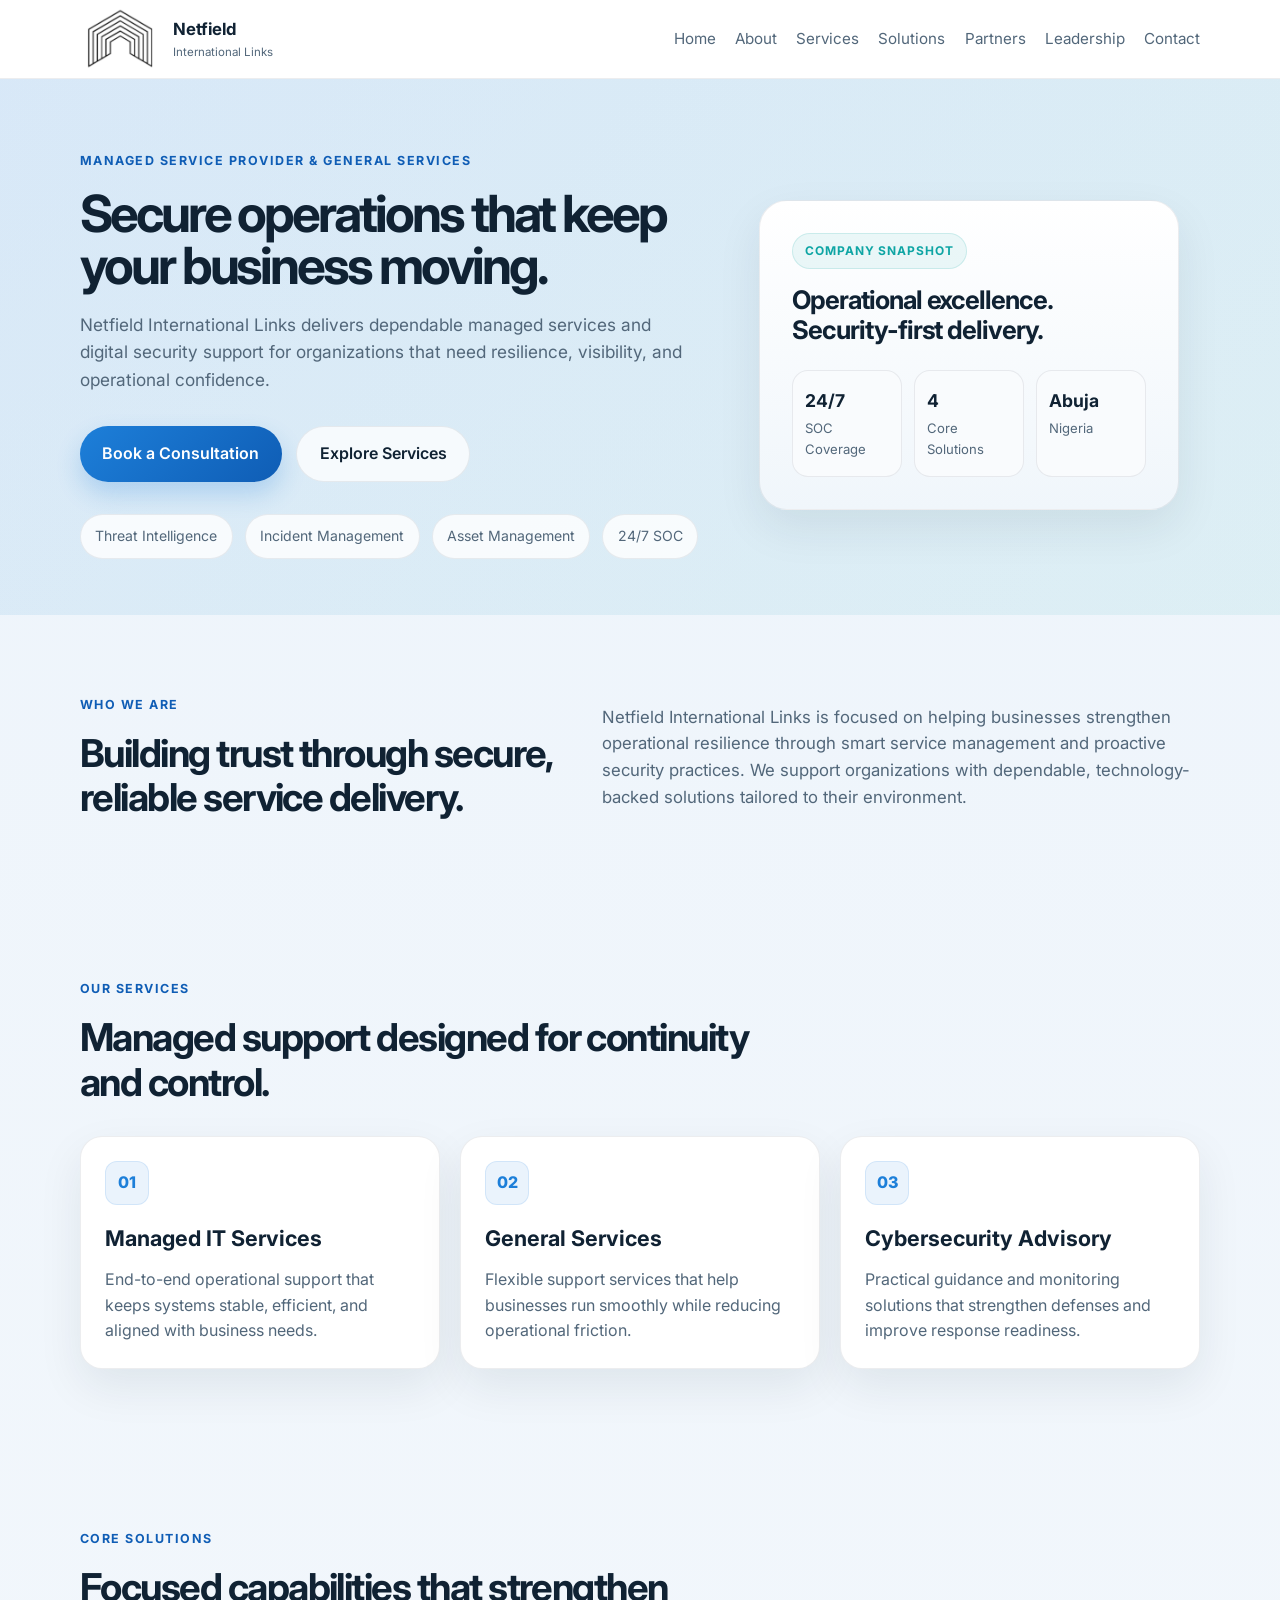
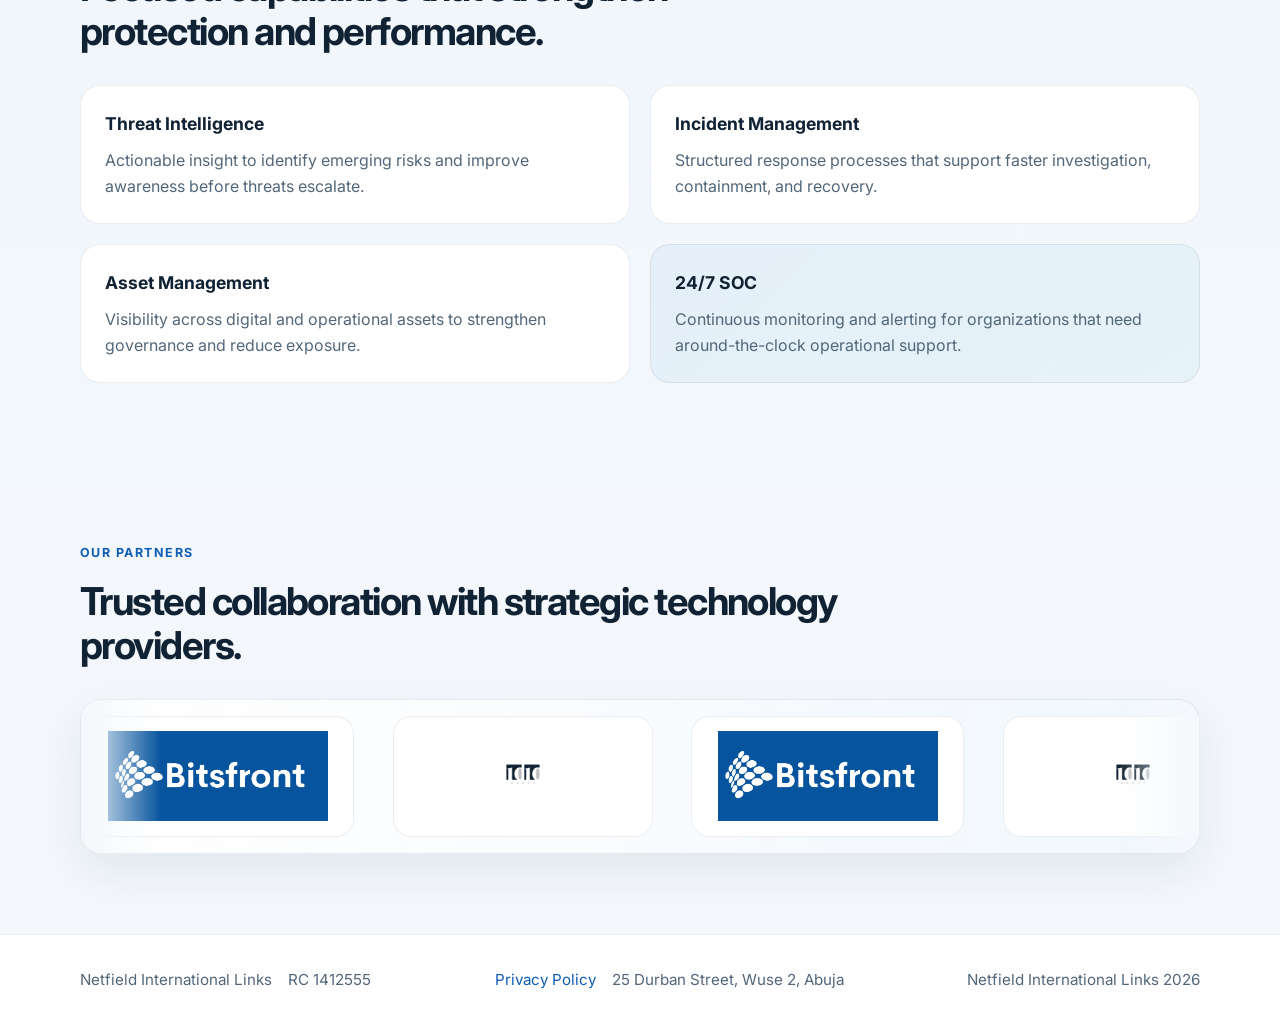
<file: index.html>
<!DOCTYPE html>
<html lang="en">
  <head>
    <meta charset="UTF-8" />
    <meta name="viewport" content="width=device-width, initial-scale=1.0" />
    <meta
      name="description"
      content="Netfield International Links provides managed service provider and general services, with leadership, cyber security support, and trusted partner collaboration in Abuja, Nigeria."
    />
    <title>Netfield International Links</title>
    <link rel="preconnect" href="https://fonts.googleapis.com" />
    <link rel="preconnect" href="https://fonts.gstatic.com" crossorigin />
    <link
      href="https://fonts.googleapis.com/css2?family=Inter:wght@400;500;600;700;800&display=swap"
      rel="stylesheet"
    />
    <link rel="stylesheet" href="styles.css" />
  </head>
  <body>
    <header class="site-header">
      <div class="container nav-wrap">
        <div class="brand">
          <img src="images/logo.png" alt="Netfield International Links logo" class="brand-mark" />
          <div>
            <span class="brand-name">Netfield</span>
            <small>International Links</small>
          </div>
        </div>
        <nav class="main-nav" aria-label="Main navigation">
          <a href="index.html">Home</a>
          <a href="#about">About</a>
          <a href="#services">Services</a>
          <a href="#solutions">Solutions</a>
          <a href="#partners">Partners</a>
          <a href="leadership.html">Leadership</a>
          <a href="contact.html">Contact</a>
        </nav>
      </div>
    </header>

    <main>
      <section class="hero">
        <div class="container hero-grid">
          <div class="hero-copy">
            <p class="eyebrow">Managed Service Provider &amp; General Services</p>
            <h1>Secure operations that keep your business moving.</h1>
            <p class="lead">
              Netfield International Links delivers dependable managed services and digital security
              support for organizations that need resilience, visibility, and operational confidence.
            </p>
            <div class="cta-row">
              <a class="btn btn-primary" href="contact.html">Book a Consultation</a>
              <a class="btn btn-secondary" href="#services">Explore Services</a>
            </div>
            <ul class="hero-points">
              <li>Threat Intelligence</li>
              <li>Incident Management</li>
              <li>Asset Management</li>
              <li>24/7 SOC</li>
            </ul>
          </div>

          <div class="hero-panel" aria-label="Company overview card">
            <div class="panel-card">
              <span class="label">Company Snapshot</span>
              <h2>Operational excellence. Security-first delivery.</h2>
              <div class="stats">
                <div>
                  <strong>24/7</strong>
                  <span>SOC Coverage</span>
                </div>
                <div>
                  <strong>4</strong>
                  <span>Core Solutions</span>
                </div>
                <div>
                  <strong>Abuja</strong>
                  <span>Nigeria</span>
                </div>
              </div>
            </div>
          </div>
        </div>
      </section>

      <section id="about" class="section intro">
        <div class="container split">
          <div>
            <p class="section-tag">Who We Are</p>
            <h2>Building trust through secure, reliable service delivery.</h2>
          </div>
          <div>
            <p>
              Netfield International Links is focused on helping businesses strengthen operational
              resilience through smart service management and proactive security practices. We support
              organizations with dependable, technology-backed solutions tailored to their environment.
            </p>
          </div>
        </div>
      </section>

      <section id="services" class="section services">
        <div class="container">
          <div class="section-heading">
            <p class="section-tag">Our Services</p>
            <h2>Managed support designed for continuity and control.</h2>
          </div>

          <div class="card-grid">
            <article class="info-card">
              <div class="icon">01</div>
              <h3>Managed IT Services</h3>
              <p>
                End-to-end operational support that keeps systems stable, efficient, and aligned with
                business needs.
              </p>
            </article>

            <article class="info-card">
              <div class="icon">02</div>
              <h3>General Services</h3>
              <p>
                Flexible support services that help businesses run smoothly while reducing operational
                friction.
              </p>
            </article>

            <article class="info-card">
              <div class="icon">03</div>
              <h3>Cybersecurity Advisory</h3>
              <p>
                Practical guidance and monitoring solutions that strengthen defenses and improve
                response readiness.
              </p>
            </article>
          </div>
        </div>
      </section>

      <section id="solutions" class="section solutions">
        <div class="container">
          <div class="section-heading">
            <p class="section-tag">Core Solutions</p>
            <h2>Focused capabilities that strengthen protection and performance.</h2>
          </div>

          <div class="solution-list">
            <div class="solution-item">
              <span>Threat Intelligence</span>
              <p>Actionable insight to identify emerging risks and improve awareness before threats escalate.</p>
            </div>
            <div class="solution-item">
              <span>Incident Management</span>
              <p>Structured response processes that support faster investigation, containment, and recovery.</p>
            </div>
            <div class="solution-item">
              <span>Asset Management</span>
              <p>Visibility across digital and operational assets to strengthen governance and reduce exposure.</p>
            </div>
            <div class="solution-item accent">
              <span>24/7 SOC</span>
              <p>Continuous monitoring and alerting for organizations that need around-the-clock operational support.</p>
            </div>
          </div>
        </div>
      </section>

      <section id="partners" class="section partners">
        <div class="container">
          <div class="section-heading partner-header">
            <p class="section-tag">Our Partners</p>
            <h2>Trusted collaboration with strategic technology providers.</h2>
          </div>

          <div class="partner-marquee" aria-label="Partner list">
            <div class="partner-track">
              <div class="partner-item">
                <img src="images/bitsfront.png" alt="Bitsfront logo" class="partner-logo partner-logo-wide" />
              </div>
              <div class="partner-item">
                <img src="images/1010.PNG" alt="1010 Group logo" class="partner-logo" />
              </div>
              <div class="partner-item">
                <img src="images/bitsfront.png" alt="Bitsfront logo" class="partner-logo partner-logo-wide" />
              </div>
              <div class="partner-item">
                <img src="images/1010.PNG" alt="1010 Group logo" class="partner-logo" />
              </div>
              <div class="partner-item">
                <img src="images/bitsfront.png" alt="Bitsfront logo" class="partner-logo partner-logo-wide" />
              </div>
              <div class="partner-item">
                <img src="images/1010.PNG" alt="1010 Group logo" class="partner-logo" />
              </div>
            </div>
          </div>
        </div>
      </section>
    </main>

    <footer class="site-footer">
      <div class="container footer-wrap">
        <div class="footer-brand">
          <p>Netfield International Links</p>
          <p>RC 1412555</p>
        </div>
        <div class="footer-links">
          <a href="privacy-policy.html">Privacy Policy</a>
          <span>25 Durban Street, Wuse 2, Abuja</span>
        </div>
        <p>Netfield International Links 2026</p>
      </div>
    </footer>

    <script src="script.js"></script>
  </body>
</html>
</file>
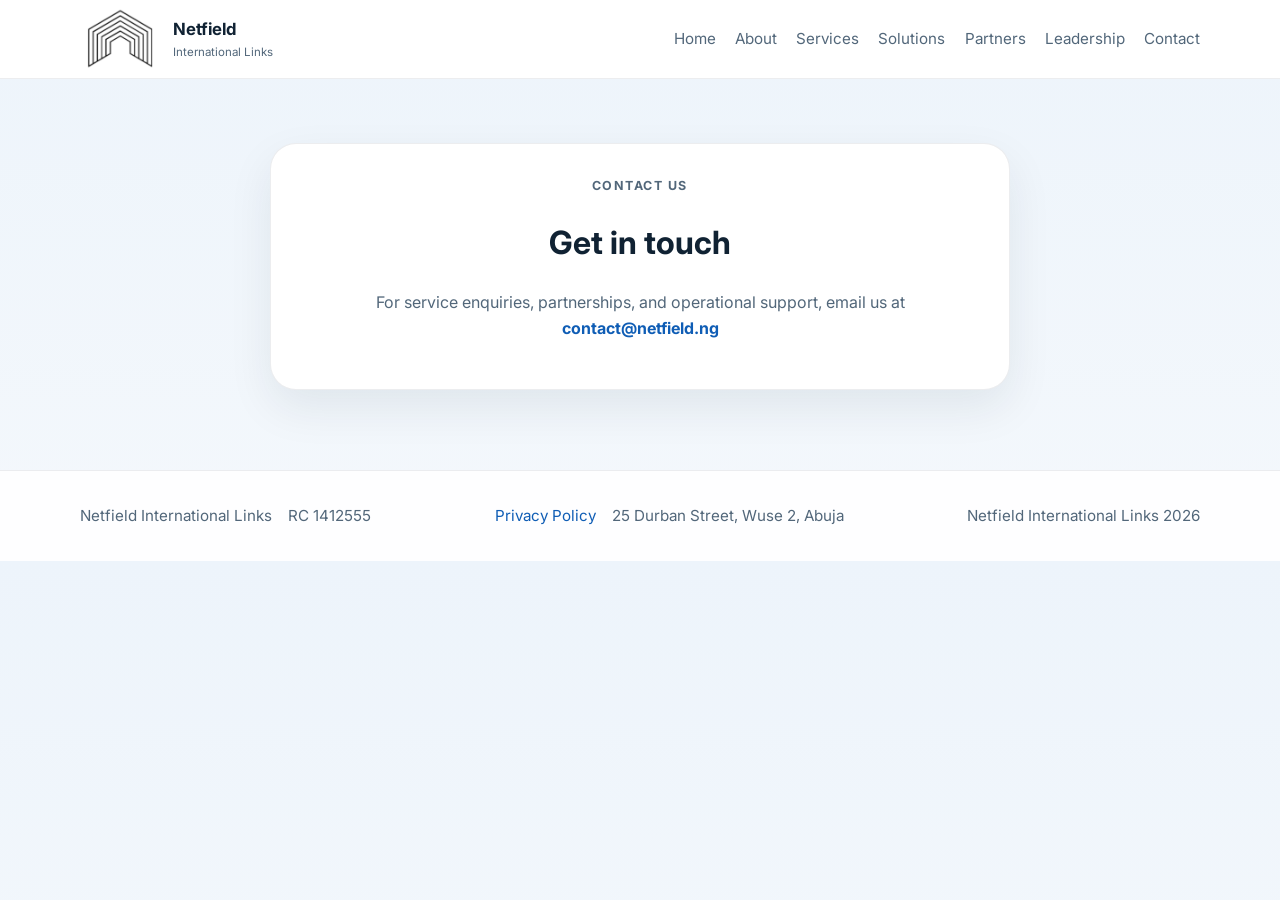
<file: contact.html>
<!DOCTYPE html>
<html lang="en">
  <head>
    <meta charset="UTF-8" />
    <meta name="viewport" content="width=device-width, initial-scale=1.0" />
    <meta
      name="description"
      content="Contact Netfield International Links by email."
    />
    <title>Contact | Netfield International Links</title>
    <link rel="preconnect" href="https://fonts.googleapis.com" />
    <link rel="preconnect" href="https://fonts.gstatic.com" crossorigin />
    <link
      href="https://fonts.googleapis.com/css2?family=Inter:wght@400;500;600;700;800&display=swap"
      rel="stylesheet"
    />
    <link rel="stylesheet" href="styles.css" />
  </head>
  <body>
    <header class="site-header">
      <div class="container nav-wrap">
        <div class="brand">
          <img src="images/logo.png" alt="Netfield International Links logo" class="brand-mark" />
          <div>
            <span class="brand-name">Netfield</span>
            <small>International Links</small>
          </div>
        </div>
        <nav class="main-nav" aria-label="Main navigation">
          <a href="index.html">Home</a>
          <a href="index.html#about">About</a>
          <a href="index.html#services">Services</a>
          <a href="index.html#solutions">Solutions</a>
          <a href="index.html#partners">Partners</a>
          <a href="leadership.html">Leadership</a>
          <a href="contact.html">Contact</a>
        </nav>
      </div>
    </header>

    <main class="contact-page">
      <div class="container">
        <div class="email-card">
          <p class="section-tag">Contact Us</p>
          <h1>Get in touch</h1>
          <p>
            For service enquiries, partnerships, and operational support, email us at
            <a href="mailto:contact@netfield.ng">contact@netfield.ng</a>
          </p>
        </div>
      </div>
    </main>

    <footer class="site-footer">
      <div class="container footer-wrap">
        <div class="footer-brand">
          <p>Netfield International Links</p>
          <p>RC 1412555</p>
        </div>
        <div class="footer-links">
          <a href="privacy-policy.html">Privacy Policy</a>
          <span>25 Durban Street, Wuse 2, Abuja</span>
        </div>
        <p>Netfield International Links 2026</p>
      </div>
    </footer>

    <script src="script.js"></script>
  </body>
</html>
</file>
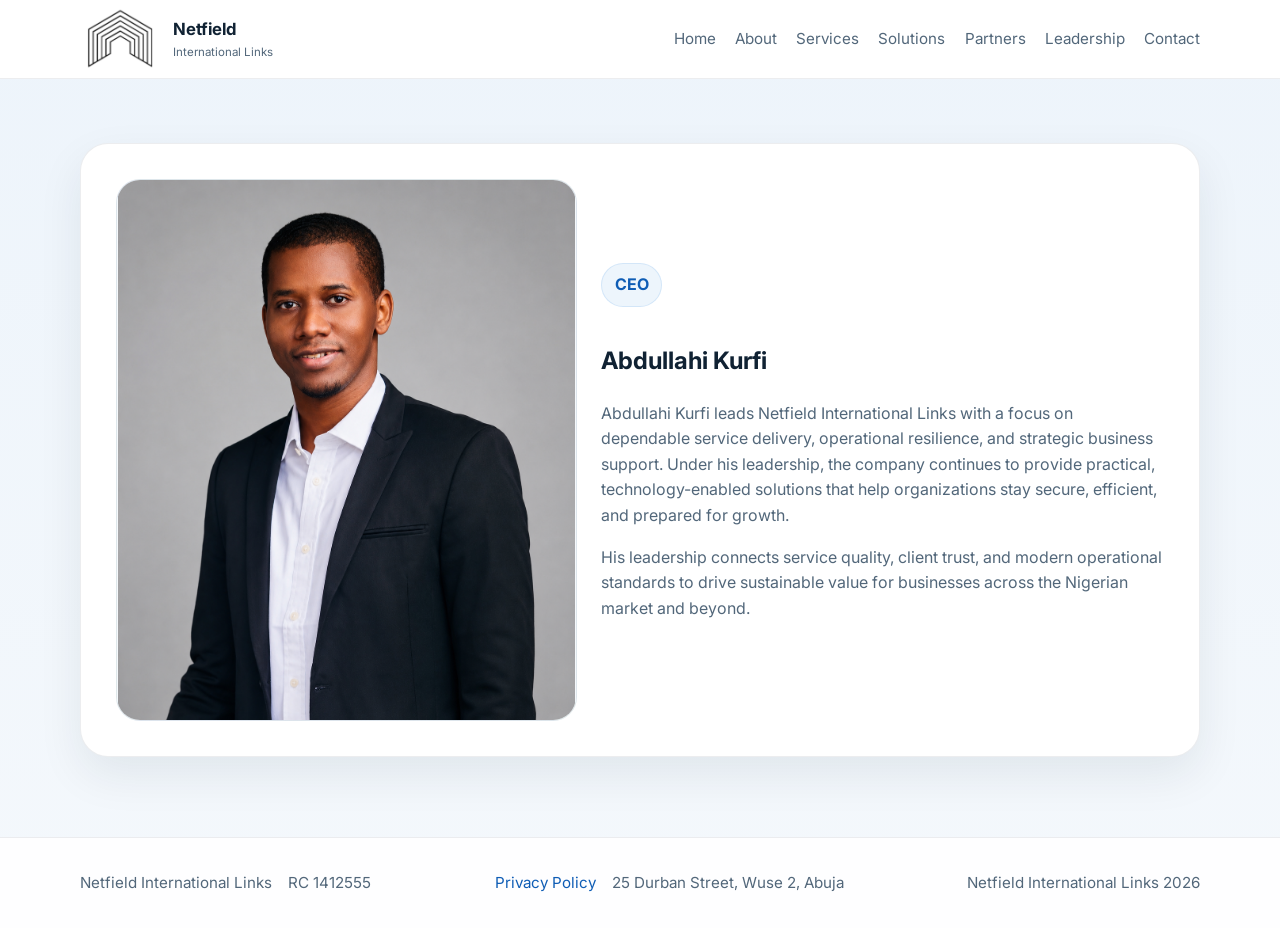
<file: leadership.html>
<!DOCTYPE html>
<html lang="en">
  <head>
    <meta charset="UTF-8" />
    <meta name="viewport" content="width=device-width, initial-scale=1.0" />
    <meta
      name="description"
      content="Leadership profile for Abdullahi Kurfi, CEO of Netfield International Links."
    />
    <title>Leadership | Netfield International Links</title>
    <link rel="preconnect" href="https://fonts.googleapis.com" />
    <link rel="preconnect" href="https://fonts.gstatic.com" crossorigin />
    <link
      href="https://fonts.googleapis.com/css2?family=Inter:wght@400;500;600;700;800&display=swap"
      rel="stylesheet"
    />
    <link rel="stylesheet" href="styles.css" />
  </head>
  <body>
    <header class="site-header">
      <div class="container nav-wrap">
        <div class="brand">
          <img src="images/logo.png" alt="Netfield International Links logo" class="brand-mark" />
          <div>
            <span class="brand-name">Netfield</span>
            <small>International Links</small>
          </div>
        </div>
        <nav class="main-nav" aria-label="Main navigation">
          <a href="index.html">Home</a>
          <a href="index.html#about">About</a>
          <a href="index.html#services">Services</a>
          <a href="index.html#solutions">Solutions</a>
          <a href="index.html#partners">Partners</a>
          <a href="leadership.html">Leadership</a>
          <a href="contact.html">Contact</a>
        </nav>
      </div>
    </header>

    <main class="page-shell">
      <section class="container">
        <div class="card-panel leadership-grid">
          <div class="profile-card">
            <img src="images/ceo.PNG" alt="Abdullahi Kurfi" class="leader-photo" />
          </div>

          <div>
            <span class="leader-badge">CEO</span>
            <h1>Abdullahi Kurfi</h1>
            <p>
              Abdullahi Kurfi leads Netfield International Links with a focus on dependable service
              delivery, operational resilience, and strategic business support. Under his leadership,
              the company continues to provide practical, technology-enabled solutions that help
              organizations stay secure, efficient, and prepared for growth.
            </p>
            <p>
              His leadership connects service quality, client trust, and modern operational standards to
              drive sustainable value for businesses across the Nigerian market and beyond.
            </p>
          </div>
        </div>
      </section>
    </main>

    <footer class="site-footer">
      <div class="container footer-wrap">
        <div class="footer-brand">
          <p>Netfield International Links</p>
          <p>RC 1412555</p>
        </div>
        <div class="footer-links">
          <a href="privacy-policy.html">Privacy Policy</a>
          <span>25 Durban Street, Wuse 2, Abuja</span>
        </div>
        <p>Netfield International Links 2026</p>
      </div>
    </footer>

    <script src="script.js"></script>
  </body>
</html>
</file>
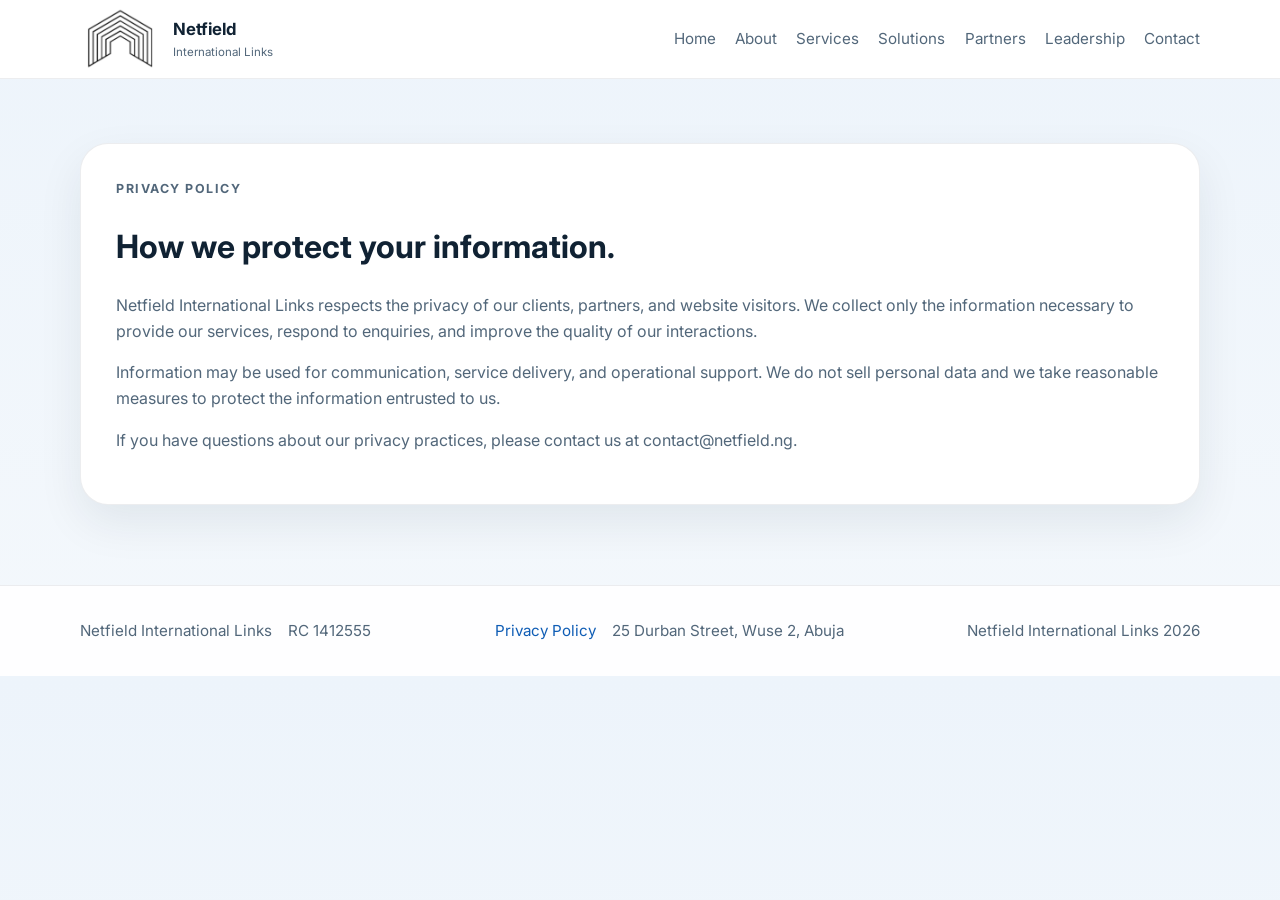
<file: privacy-policy.html>
<!DOCTYPE html>
<html lang="en">
  <head>
    <meta charset="UTF-8" />
    <meta name="viewport" content="width=device-width, initial-scale=1.0" />
    <meta
      name="description"
      content="Privacy Policy for Netfield International Links."
    />
    <title>Privacy Policy | Netfield International Links</title>
    <link rel="preconnect" href="https://fonts.googleapis.com" />
    <link rel="preconnect" href="https://fonts.gstatic.com" crossorigin />
    <link
      href="https://fonts.googleapis.com/css2?family=Inter:wght@400;500;600;700;800&display=swap"
      rel="stylesheet"
    />
    <link rel="stylesheet" href="styles.css" />
  </head>
  <body>
    <header class="site-header">
      <div class="container nav-wrap">
        <div class="brand">
          <img src="images/logo.png" alt="Netfield International Links logo" class="brand-mark" />
          <div>
            <span class="brand-name">Netfield</span>
            <small>International Links</small>
          </div>
        </div>
        <nav class="main-nav" aria-label="Main navigation">
          <a href="index.html">Home</a>
          <a href="index.html#about">About</a>
          <a href="index.html#services">Services</a>
          <a href="index.html#solutions">Solutions</a>
          <a href="index.html#partners">Partners</a>
          <a href="leadership.html">Leadership</a>
          <a href="contact.html">Contact</a>
        </nav>
      </div>
    </header>

    <main class="privacy-page">
      <div class="container">
        <div class="card-panel">
          <p class="section-tag">Privacy Policy</p>
          <h1>How we protect your information.</h1>
          <p>
            Netfield International Links respects the privacy of our clients, partners, and website visitors.
            We collect only the information necessary to provide our services, respond to enquiries, and improve
            the quality of our interactions.
          </p>
          <p>
            Information may be used for communication, service delivery, and operational support. We do not sell
            personal data and we take reasonable measures to protect the information entrusted to us.
          </p>
          <p>
            If you have questions about our privacy practices, please contact us at
            <a href="mailto:contact@netfield.ng">contact@netfield.ng</a>.
          </p>
        </div>
      </div>
    </main>

    <footer class="site-footer">
      <div class="container footer-wrap">
        <div class="footer-brand">
          <p>Netfield International Links</p>
          <p>RC 1412555</p>
        </div>
        <div class="footer-links">
          <a href="privacy-policy.html">Privacy Policy</a>
          <span>25 Durban Street, Wuse 2, Abuja</span>
        </div>
        <p>Netfield International Links 2026</p>
      </div>
    </footer>

    <script src="script.js"></script>
  </body>
</html>
</file>
<file: styles.css>
:root {
  --bg: #f4f8fc;
  --bg-soft: #edf4fb;
  --bg-alt: #ffffff;
  --panel: #ffffff;
  --text: #102233;
  --muted: #52677a;
  --primary: #1d7fd9;
  --primary-strong: #0f5db5;
  --accent: #0ea5a4;
  --line: rgba(16, 34, 51, 0.08);
  --shadow: 0 18px 45px rgba(12, 32, 52, 0.08);
  --hero-grad: linear-gradient(135deg, rgba(29, 127, 217, 0.1), rgba(14, 165, 164, 0.08));
}

* {
  box-sizing: border-box;
}

html {
  scroll-behavior: smooth;
}

body {
  margin: 0;
  font-family: "Inter", sans-serif;
  background: linear-gradient(180deg, var(--bg-soft), var(--bg));
  color: var(--text);
  line-height: 1.6;
}

a {
  color: inherit;
  text-decoration: none;
}

img {
  max-width: 100%;
  display: block;
}

.container {
  width: min(1120px, calc(100% - 2rem));
  margin: 0 auto;
}

.section {
  padding: 5rem 0;
}

.site-header {
  position: sticky;
  top: 0;
  z-index: 20;
  backdrop-filter: blur(12px);
  background: #ffffff;
  border-bottom: 1px solid var(--line);
}

.nav-wrap {
  display: flex;
  align-items: center;
  justify-content: space-between;
  min-height: 78px;
  gap: 1rem;
}

.brand {
  display: flex;
  align-items: center;
  gap: 0.8rem;
}

.brand-mark {
  width: 80px;
  height: auto;
  display: block;
  background: transparent;
  border-radius: 0;
  box-shadow: none;
}

.brand-name,
.brand small {
  display: block;
}

.brand-name {
  font-size: 1.05rem;
  font-weight: 700;
}

.brand small {
  font-size: 0.72rem;
  color: var(--muted);
}

.main-nav {
  display: flex;
  align-items: center;
  gap: 1.2rem;
  font-size: 0.95rem;
  color: var(--muted);
}

.main-nav a {
  transition: color 0.2s ease;
}

.main-nav a:hover,
.main-nav a:focus-visible {
  color: var(--text);
}

.hero {
  padding: 4.5rem 0 3.5rem;
  background: var(--hero-grad);
}

.hero-grid {
  display: grid;
  grid-template-columns: 1.15fr 0.85fr;
  gap: 2rem;
  align-items: center;
}

.eyebrow,
.section-tag {
  margin: 0 0 1rem;
  color: var(--primary-strong);
  font-size: 0.78rem;
  font-weight: 700;
  letter-spacing: 0.12em;
  text-transform: uppercase;
}

.hero-copy h1 {
  margin: 0;
  font-size: clamp(2.6rem, 4vw, 4.6rem);
  line-height: 1.02;
  letter-spacing: -0.06em;
}

.lead {
  margin: 1.2rem 0 0;
  color: var(--muted);
  font-size: 1.08rem;
  max-width: 620px;
}

.cta-row {
  display: flex;
  flex-wrap: wrap;
  gap: 0.9rem;
  margin-top: 2rem;
}

.btn {
  display: inline-flex;
  align-items: center;
  justify-content: center;
  min-height: 48px;
  padding: 0.9rem 1.4rem;
  border-radius: 999px;
  font-weight: 600;
  transition: transform 0.2s ease, box-shadow 0.2s ease;
}

.btn:hover,
.btn:focus-visible {
  transform: translateY(-1px);
}

.btn-primary {
  background: linear-gradient(135deg, var(--primary), var(--primary-strong));
  color: #ffffff;
  box-shadow: 0 12px 25px rgba(29, 127, 217, 0.24);
}

.btn-secondary {
  border: 1px solid var(--line);
  background: rgba(255, 255, 255, 0.75);
  color: var(--text);
}

.hero-points {
  list-style: none;
  margin: 2rem 0 0;
  padding: 0;
  display: flex;
  flex-wrap: wrap;
  gap: 0.75rem;
}

.hero-points li {
  background: rgba(255, 255, 255, 0.8);
  border: 1px solid var(--line);
  color: var(--muted);
  padding: 0.65rem 0.9rem;
  border-radius: 999px;
  font-size: 0.88rem;
}

.hero-panel {
  display: flex;
  justify-content: center;
}

.panel-card {
  width: min(100%, 420px);
  background: linear-gradient(180deg, #ffffff, #f0f6fb);
  border: 1px solid var(--line);
  border-radius: 28px;
  box-shadow: var(--shadow);
  padding: 2rem;
}

.panel-card .label {
  display: inline-block;
  padding: 0.45rem 0.75rem;
  border-radius: 999px;
  background: rgba(14, 165, 164, 0.08);
  border: 1px solid rgba(14, 165, 164, 0.15);
  color: var(--accent);
  font-size: 0.75rem;
  font-weight: 700;
  letter-spacing: 0.08em;
  text-transform: uppercase;
}

.panel-card h2 {
  margin: 1rem 0 1.5rem;
  font-size: clamp(1.6rem, 2vw, 2.2rem);
  line-height: 1.2;
}

.stats {
  display: grid;
  grid-template-columns: repeat(3, minmax(0, 1fr));
  gap: 0.75rem;
}

.stats div {
  background: #f9fbfd;
  border: 1px solid var(--line);
  border-radius: 16px;
  padding: 1rem 0.75rem;
}

.stats strong {
  display: block;
  font-size: 1.1rem;
}

.stats span {
  display: block;
  color: var(--muted);
  font-size: 0.82rem;
  margin-top: 0.2rem;
}

.split {
  display: grid;
  grid-template-columns: 0.9fr 1.1fr;
  gap: 2rem;
  align-items: center;
}

.section-heading {
  max-width: 680px;
  margin-bottom: 2rem;
}

h2 {
  margin: 0;
  font-size: clamp(2rem, 3vw, 3rem);
  line-height: 1.15;
  letter-spacing: -0.04em;
}

.intro p:not(.section-tag) {
  margin: 0;
  color: var(--muted);
  font-size: 1.05rem;
}

.card-grid {
  display: grid;
  grid-template-columns: repeat(3, minmax(0, 1fr));
  gap: 1.25rem;
}

.info-card {
  background: var(--panel);
  border: 1px solid var(--line);
  border-radius: 22px;
  padding: 1.5rem;
  box-shadow: var(--shadow);
}

.icon {
  width: 44px;
  height: 44px;
  display: grid;
  place-items: center;
  background: rgba(29, 127, 217, 0.09);
  border: 1px solid rgba(29, 127, 217, 0.12);
  border-radius: 12px;
  color: var(--primary);
  font-weight: 800;
  margin-bottom: 1rem;
}

.info-card h3 {
  margin: 0 0 0.75rem;
  font-size: 1.35rem;
}

.info-card p {
  margin: 0;
  color: var(--muted);
}

.solution-list {
  display: grid;
  grid-template-columns: repeat(2, minmax(0, 1fr));
  gap: 1.25rem;
}

.solution-item {
  background: var(--panel);
  border: 1px solid var(--line);
  border-radius: 20px;
  padding: 1.5rem;
}

.solution-item.accent {
  background: linear-gradient(135deg, rgba(29, 127, 217, 0.06), rgba(14, 165, 164, 0.05));
}

.solution-item span {
  display: block;
  font-size: 1.1rem;
  font-weight: 700;
  margin-bottom: 0.6rem;
}

.solution-item p {
  margin: 0;
  color: var(--muted);
}

.partner-header {
  max-width: 760px;
}

.partner-marquee {
  overflow: hidden;
  position: relative;
  background: linear-gradient(90deg, rgba(255, 255, 255, 0.95), rgba(241, 246, 252, 0.9));
  border: 1px solid var(--line);
  border-radius: 22px;
  padding: 1rem 0;
  box-shadow: var(--shadow);
}

.partner-track {
  display: flex;
  width: max-content;
  gap: 2.4rem;
  white-space: nowrap;
  animation: slidePartners 22s linear infinite;
  will-change: transform;
}

.partner-item {
  display: inline-flex;
  align-items: center;
  justify-content: center;
  padding: 0.9rem 1.6rem;
  border-radius: 18px;
  background: #ffffff;
  border: 1px solid var(--line);
  min-width: 260px;
  min-height: 120px;
}

.partner-logo {
  display: block;
  max-width: 170px;
  max-height: 90px;
  width: auto;
  height: auto;
  object-fit: contain;
  filter: saturate(0.9);
}

.partner-logo-wide {
  max-width: 220px;
}

@keyframes slidePartners {
  from {
    transform: translateX(0);
  }
  to {
    transform: translateX(-50%);
  }
}

.partner-marquee::before,
.partner-marquee::after {
  content: "";
  position: absolute;
  top: 0;
  bottom: 0;
  width: 80px;
  z-index: 1;
  pointer-events: none;
}

.partner-marquee::before {
  left: 0;
  background: linear-gradient(90deg, rgba(244, 248, 252, 1), rgba(244, 248, 252, 0));
}

.partner-marquee::after {
  right: 0;
  background: linear-gradient(270deg, rgba(244, 248, 252, 1), rgba(244, 248, 252, 0));
}

.page-shell {
  padding: 4rem 0 5rem;
}

.card-panel {
  background: var(--panel);
  border: 1px solid var(--line);
  border-radius: 28px;
  box-shadow: var(--shadow);
  padding: 2.2rem;
}

.leadership-grid {
  display: grid;
  grid-template-columns: 0.9fr 1.1fr;
  gap: 1.5rem;
  align-items: center;
}

.leader-badge {
  padding: 0.5rem 0.8rem;
  display: inline-block;
  background: rgba(29, 127, 217, 0.08);
  border: 1px solid rgba(29, 127, 217, 0.12);
  border-radius: 999px;
  font-weight: 700;
  color: var(--primary-strong);
  margin-bottom: 1rem;
}

.profile-card {
  display: grid;
  place-items: center;
  min-height: 320px;
  background: linear-gradient(135deg, rgba(29, 127, 217, 0.08), rgba(14, 165, 164, 0.06));
  border: 1px solid var(--line);
  border-radius: 24px;
  overflow: hidden;
  padding: 0;
}

.leader-photo {
  width: 100%;
  height: 100%;
  max-height: 540px;
  object-fit: contain;
  object-position: center;
  display: block;
  background: #f5f8fb;
}

.leadership-grid p,
.contact-page p,
.privacy-page p {
  color: var(--muted);
}

.contact-page,
.privacy-page {
  padding: 4rem 0 5rem;
}

.email-card {
  max-width: 740px;
  margin: 0 auto;
  background: var(--panel);
  border: 1px solid var(--line);
  border-radius: 26px;
  padding: 2rem;
  box-shadow: var(--shadow);
  text-align: center;
}

.email-card a {
  color: var(--primary-strong);
  font-weight: 700;
}

.site-footer {
  border-top: 1px solid var(--line);
  background: rgba(255, 255, 255, 0.9);
}

.footer-wrap {
  display: flex;
  align-items: center;
  justify-content: space-between;
  gap: 1rem;
  min-height: 90px;
  color: var(--muted);
  font-size: 0.95rem;
}

.footer-brand,
.footer-links {
  display: flex;
  align-items: center;
  gap: 1rem;
  flex-wrap: wrap;
}

.footer-links a {
  color: var(--primary-strong);
}

@media (max-width: 860px) {
  .nav-wrap,
  .split,
  .hero-grid,
  .leadership-grid,
  .card-grid,
  .solution-list {
    grid-template-columns: 1fr;
  }

  .nav-wrap {
    display: flex;
    flex-direction: column;
    justify-content: center;
    padding: 1rem 0;
  }

  .main-nav {
    flex-wrap: wrap;
    justify-content: center;
  }
}

@media (max-width: 560px) {
  .hero {
    padding-top: 3.5rem;
  }

  .hero-copy h1 {
    font-size: 2.5rem;
  }

  .section {
    padding: 4rem 0;
  }

  .stats {
    grid-template-columns: 1fr;
  }

  .footer-wrap {
    flex-direction: column;
    justify-content: center;
    text-align: center;
    padding: 1.25rem 0;
  }
}
</file>
